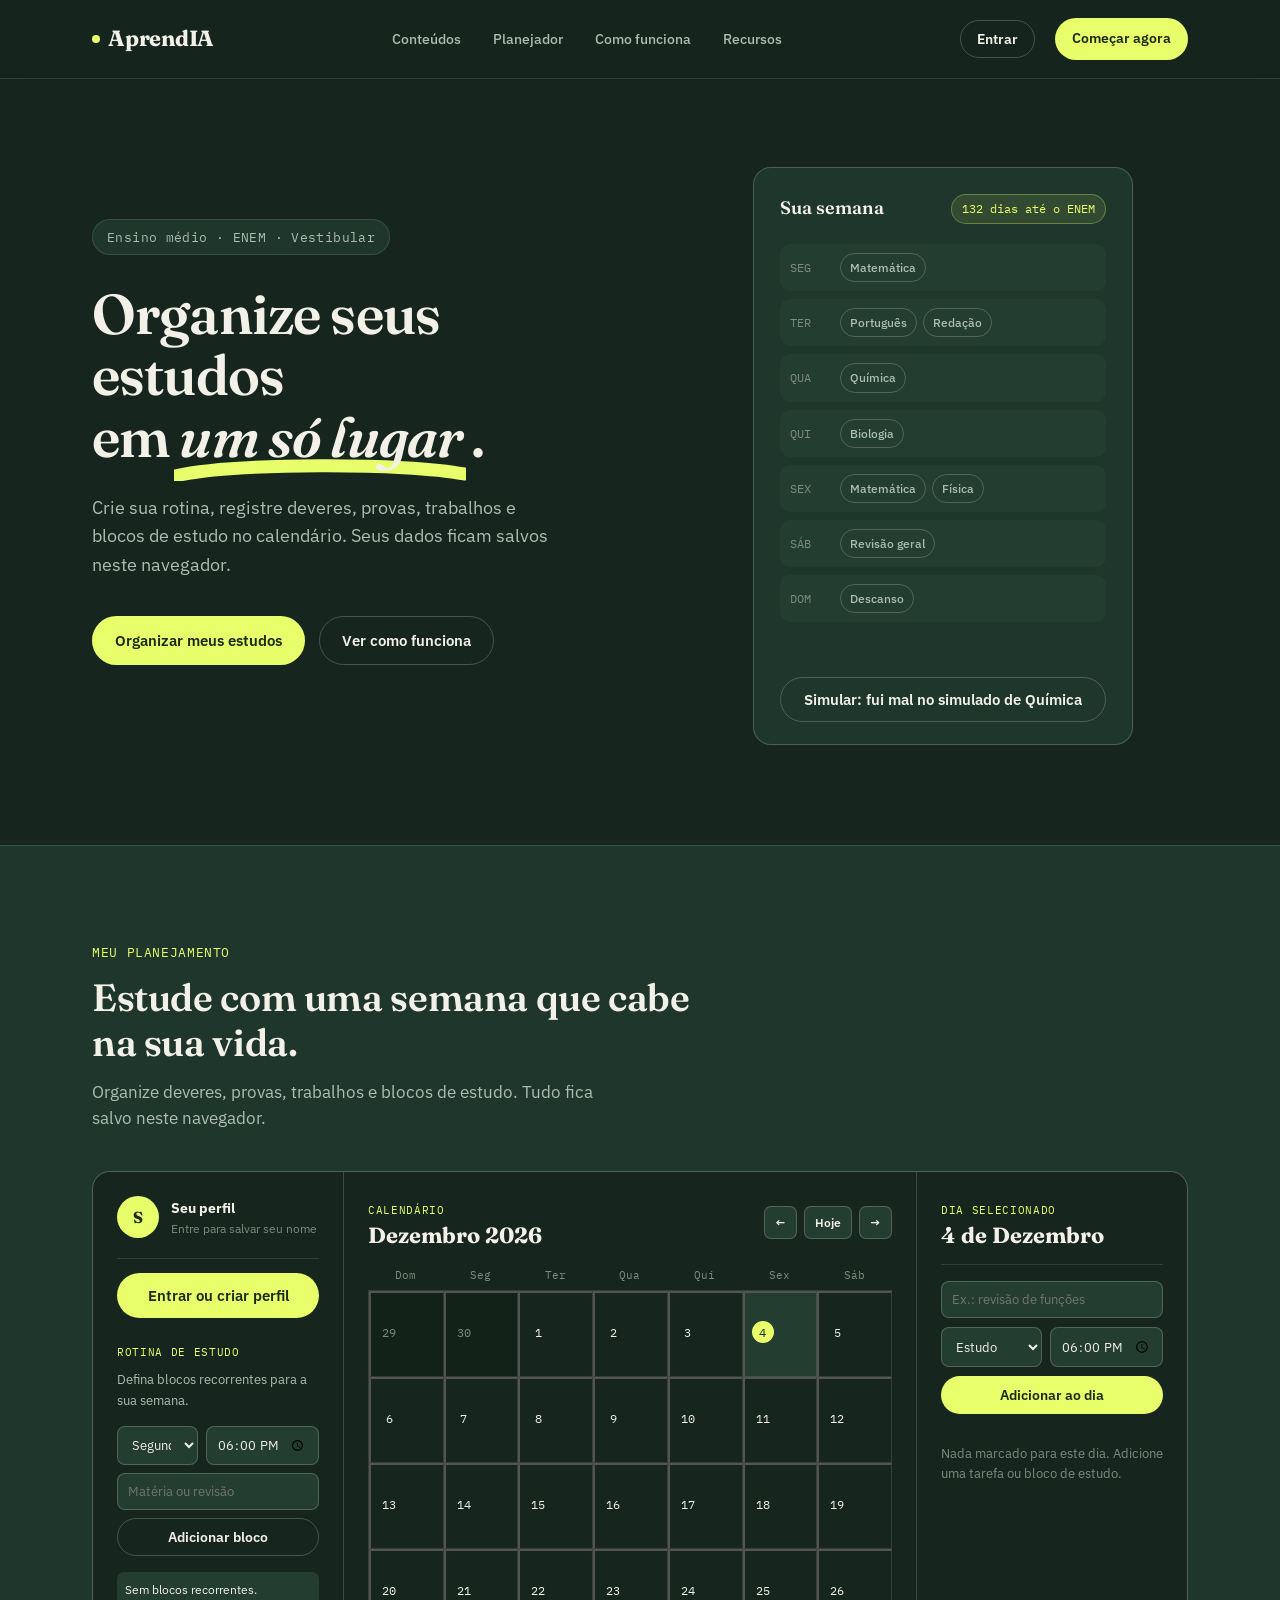
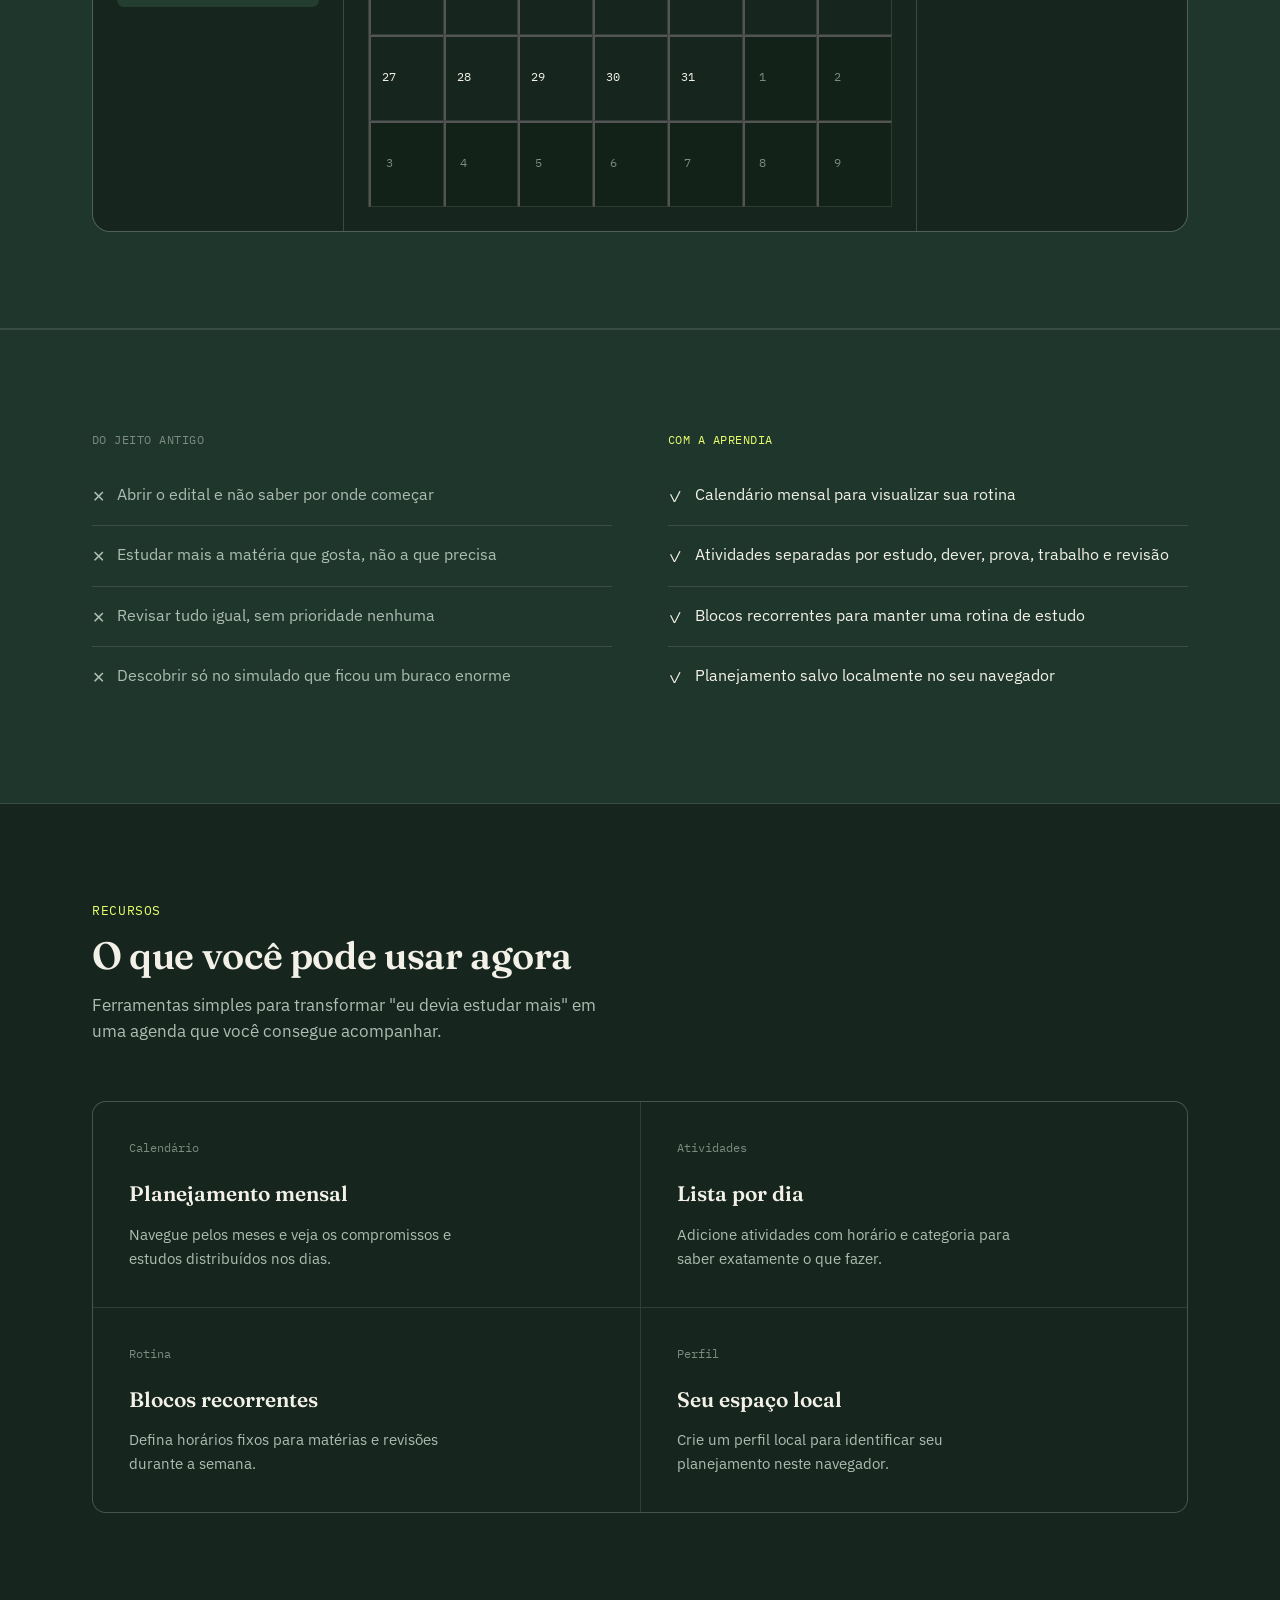
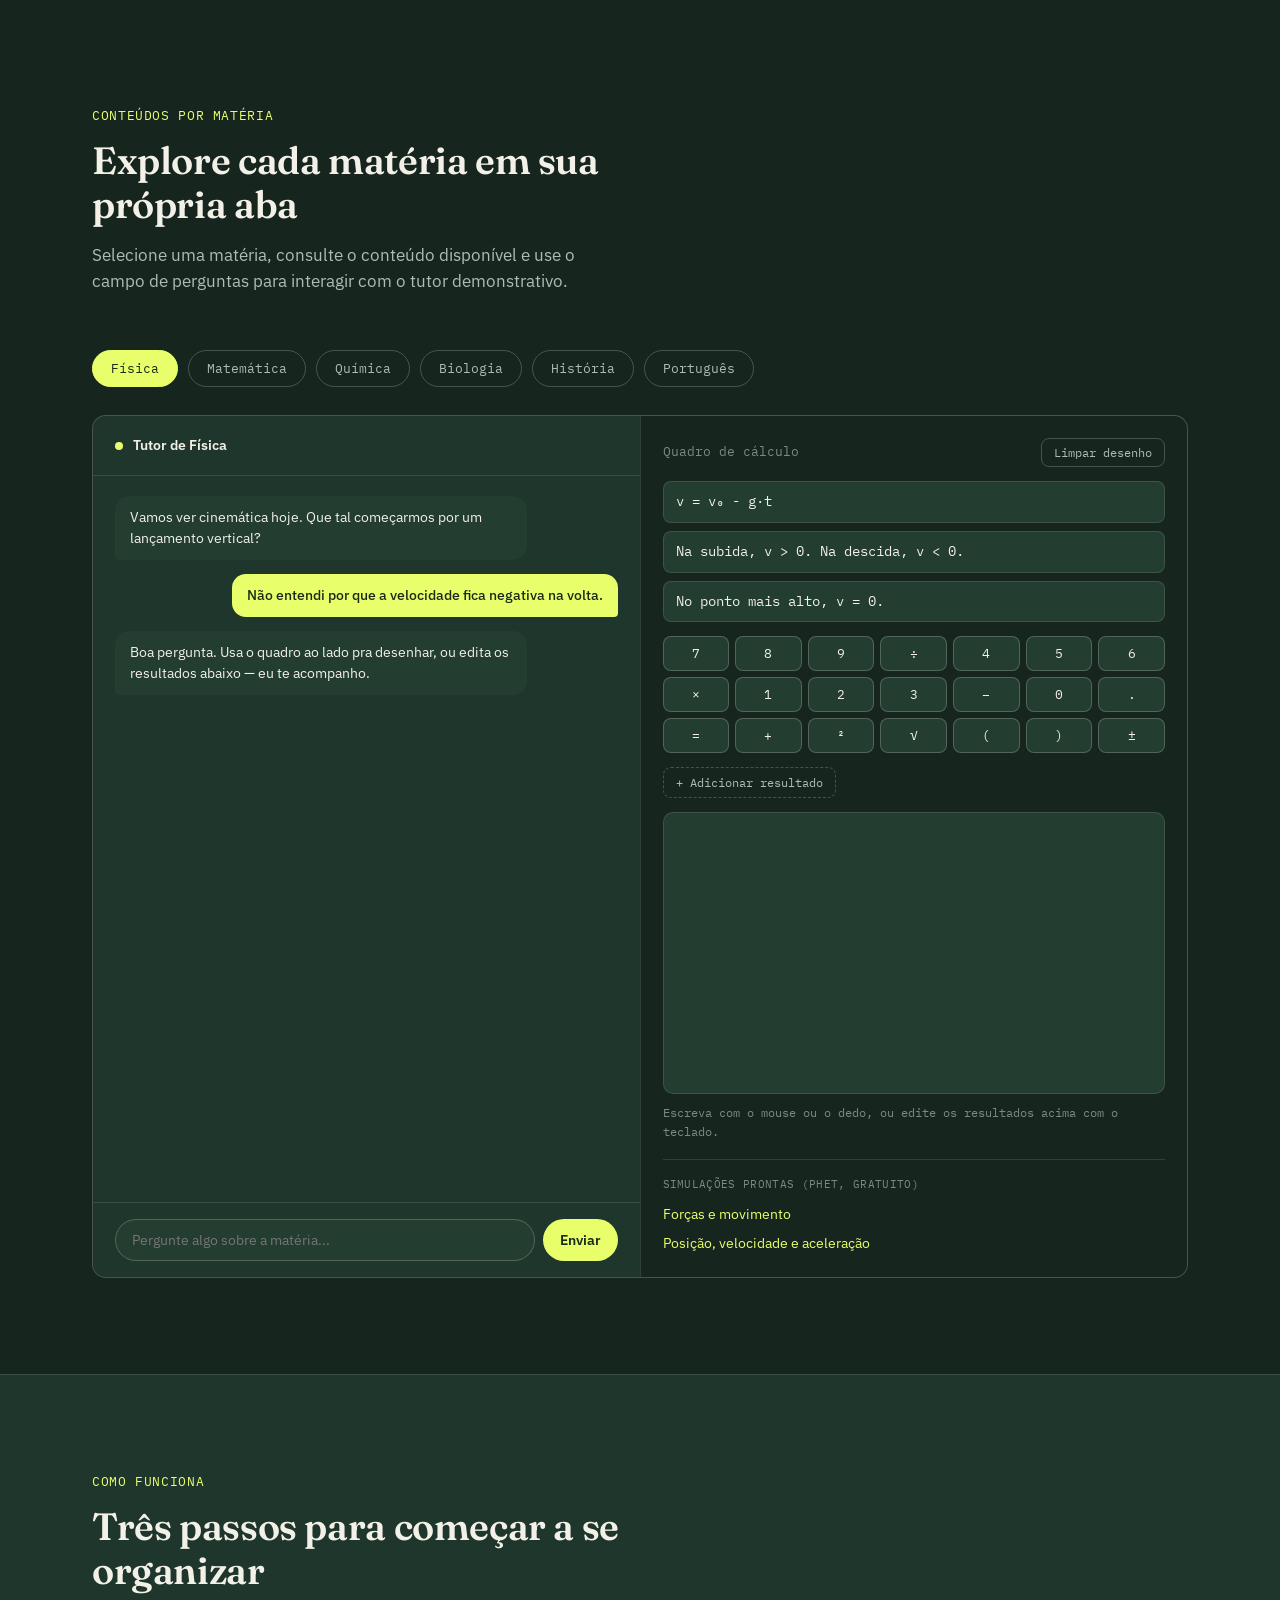
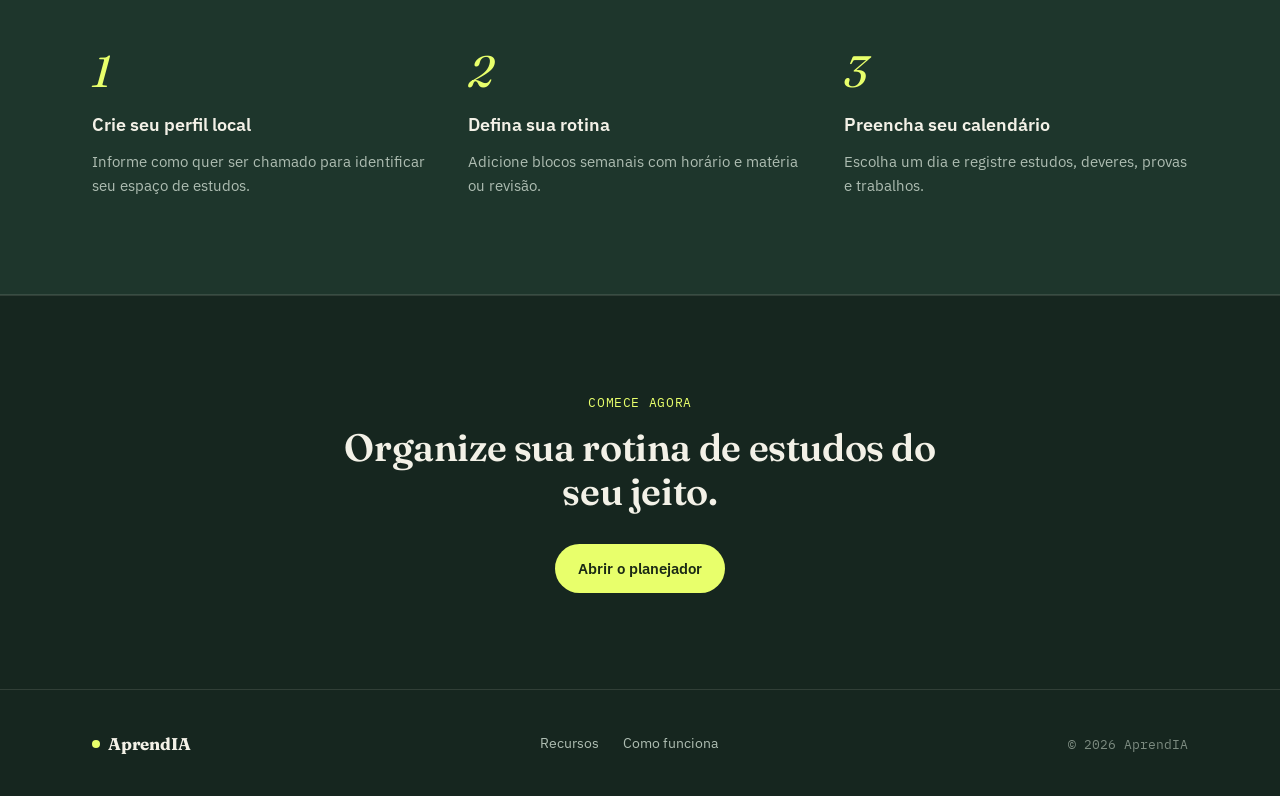
<file: index.html>
<!DOCTYPE html>
<html lang="pt-BR">
<head>
<meta charset="UTF-8">
<meta name="viewport" content="width=device-width, initial-scale=1.0">
<title>AprendIA — Organize seus estudos</title>
<link rel="preconnect" href="https://fonts.googleapis.com">
<link rel="preconnect" href="https://fonts.gstatic.com" crossorigin>
<link href="https://fonts.googleapis.com/css2?family=Fraunces:opsz,wght@9..144,500;9..144,600;9..144,700;9..144,900&family=IBM+Plex+Sans:wght@400;500;600;700&family=IBM+Plex+Mono:wght@400;500&display=swap" rel="stylesheet">
  <link rel="stylesheet" href="AprendIA.css">
</head>
<body>
 
<header>
  <div class="nav">
    <div class="logo"><span class="dot"></span>AprendIA</div>
    <nav class="nav-links">
      <a href="#produto">Conteúdos</a>
      <a href="#planejador">Planejador</a>
      <a href="#como-funciona">Como funciona</a>
      <a href="#recursos">Recursos</a>
    </nav>
    <div class="nav-cta">
      <button type="button" class="btn btn-ghost btn-sm" id="loginBtn">Entrar</button>
      <a href="#planejador" class="btn btn-primary btn-sm">Começar agora</a>
    </div>
  </div>
</header>
 
<main>
  <section class="hero">
    <div class="wrap hero-grid">
      <div>
        <div class="eyebrow">Ensino médio · ENEM · Vestibular</div>
        <h1>Organize seus estudos<br>em <span class="mark">um só lugar
          <svg viewBox="0 0 300 24" preserveAspectRatio="none" aria-hidden="true">
            <path d="M2,18 C60,4 240,4 298,16" stroke="#E8FF6B" stroke-width="14" fill="none" stroke-linecap="round"/>
          </svg>
        </span>.</h1>
        <p class="lead">Crie sua rotina, registre deveres, provas, trabalhos e blocos de estudo no calendário. Seus dados ficam salvos neste navegador.</p>
        <div class="hero-actions">
          <a href="#planejador" class="btn btn-primary">Organizar meus estudos</a>
          <a href="#como-funciona" class="btn btn-ghost">Ver como funciona</a>
        </div>
      </div>
 
      <div class="demo">
        <div class="plan-card">
          <div class="plan-top">
            <span class="plan-title">Sua semana</span>
            <span class="countdown">132 dias até o ENEM</span>
          </div>
          <div class="plan-rows" id="planRows"></div>
          <div class="plan-note" id="planNote">&nbsp;</div>
          <button class="btn btn-ghost" id="simBtn">Simular: fui mal no simulado de Química</button>
        </div>
      </div>
    </div>
  </section>
 
  <section class="planner-section" id="planejador">
    <div class="wrap">
      <div class="section-head planner-heading">
        <div class="kicker">Meu planejamento</div>
        <h2>Estude com uma semana que cabe na sua vida.</h2>
        <p>Organize deveres, provas, trabalhos e blocos de estudo. Tudo fica salvo neste navegador.</p>
      </div>
      <div class="planner-app">
        <aside class="planner-sidebar">
          <div class="profile-card" id="profileCard"><span class="profile-avatar" id="profileAvatar">R</span><div><strong id="profileName">Seu perfil</strong><span id="profileStatus">Entre para salvar seu nome</span></div></div>
          <button class="btn btn-primary planner-login" type="button" id="plannerLoginBtn">Entrar ou criar perfil</button>
          <div class="routine-box">
            <div class="planner-label">Rotina de estudo</div><p>Defina blocos recorrentes para a sua semana.</p>
            <form id="routineForm" class="compact-form">
              <select id="routineDay" aria-label="Dia da semana"><option value="1">Segunda</option><option value="2">Terça</option><option value="3">Quarta</option><option value="4">Quinta</option><option value="5">Sexta</option><option value="6">Sábado</option><option value="0">Domingo</option></select>
              <input id="routineTime" type="time" value="18:00" aria-label="Horário"><input id="routineSubject" maxlength="40" placeholder="Matéria ou revisão" aria-label="Matéria"><button class="btn btn-ghost btn-sm" type="submit">Adicionar bloco</button>
            </form><ul class="routine-list" id="routineList" aria-live="polite"></ul>
          </div>
        </aside>
        <div class="calendar-area">
          <div class="calendar-toolbar"><div><span class="planner-label">Calendário</span><h3 id="calendarTitle">Mês</h3></div><div class="calendar-actions"><button class="icon-btn" id="previousMonth" type="button" aria-label="Mês anterior">←</button><button class="today-btn" id="todayBtn" type="button">Hoje</button><button class="icon-btn" id="nextMonth" type="button" aria-label="Próximo mês">→</button></div></div>
          <div class="weekdays" aria-hidden="true"><span>Dom</span><span>Seg</span><span>Ter</span><span>Qua</span><span>Qui</span><span>Sex</span><span>Sáb</span></div><div class="calendar-grid" id="calendarGrid" aria-label="Calendário de estudos"></div>
        </div>
        <aside class="task-panel">
          <div class="task-panel-heading"><span class="planner-label">Dia selecionado</span><h3 id="selectedDateLabel">Escolha um dia</h3></div>
          <form id="taskForm" class="task-form"><input id="taskTitle" maxlength="80" placeholder="Ex.: revisão de funções" required aria-label="Título da atividade"><div class="task-form-row"><select id="taskType" aria-label="Tipo"><option value="Estudo">Estudo</option><option value="Dever">Dever</option><option value="Prova">Prova</option><option value="Trabalho">Trabalho</option><option value="Revisão">Revisão</option></select><input id="taskTime" type="time" value="18:00" aria-label="Horário"></div><button class="btn btn-primary btn-sm" type="submit">Adicionar ao dia</button></form>
          <div class="task-list" id="taskList" aria-live="polite"></div>
        </aside>
      </div>
    </div>
  </section>
  <section class="problem">
    <div class="wrap problem-grid">
      <div class="problem-col old">
        <span class="label">Do jeito antigo</span>
        <ul>
          <li><span class="ico">✕</span>Abrir o edital e não saber por onde começar</li>
          <li><span class="ico">✕</span>Estudar mais a matéria que gosta, não a que precisa</li>
          <li><span class="ico">✕</span>Revisar tudo igual, sem prioridade nenhuma</li>
          <li><span class="ico">✕</span>Descobrir só no simulado que ficou um buraco enorme</li>
        </ul>
      </div>
      <div class="problem-col new">
        <span class="label">Com a AprendIA</span>
        <ul>
          <li><span class="ico">✓</span>Calendário mensal para visualizar sua rotina</li>
          <li><span class="ico">✓</span>Atividades separadas por estudo, dever, prova, trabalho e revisão</li>
          <li><span class="ico">✓</span>Blocos recorrentes para manter uma rotina de estudo</li>
          <li><span class="ico">✓</span>Planejamento salvo localmente no seu navegador</li>
        </ul>
      </div>
    </div>
  </section>
 
  <section id="recursos">
    <div class="wrap">
      <div class="section-head">
        <div class="kicker">Recursos</div>
        <h2>O que você pode usar agora</h2>
        <p>Ferramentas simples para transformar "eu devia estudar mais" em uma agenda que você consegue acompanhar.</p>
      </div>
      <div class="features-grid">
        <div class="feature">
          <div class="fnum">Calendário</div>
          <h3>Planejamento mensal</h3>
          <p>Navegue pelos meses e veja os compromissos e estudos distribuídos nos dias.</p>
        </div>
        <div class="feature">
          <div class="fnum">Atividades</div>
          <h3>Lista por dia</h3>
          <p>Adicione atividades com horário e categoria para saber exatamente o que fazer.</p>
        </div>
        <div class="feature">
          <div class="fnum">Rotina</div>
          <h3>Blocos recorrentes</h3>
          <p>Defina horários fixos para matérias e revisões durante a semana.</p>
        </div>
        <div class="feature">
          <div class="fnum">Perfil</div>
          <h3>Seu espaço local</h3>
          <p>Crie um perfil local para identificar seu planejamento neste navegador.</p>
        </div>
      </div>
    </div>
  </section>
 
  <section id="produto">
    <div class="wrap">
      <div class="section-head">
        <div class="kicker">Conteúdos por matéria</div>
        <h2>Explore cada matéria em sua própria aba</h2>
        <p>Selecione uma matéria, consulte o conteúdo disponível e use o campo de perguntas para interagir com o tutor demonstrativo.</p>
      </div>
 
      <div class="subject-tabs" role="tablist" aria-label="Escolher matéria">
        <button class="stab active" data-subject="fisica" role="tab" aria-selected="true">Física</button>
        <button class="stab" data-subject="matematica" role="tab" aria-selected="false">Matemática</button>
        <button class="stab" data-subject="quimica" role="tab" aria-selected="false">Química</button>
        <button class="stab" data-subject="biologia" role="tab" aria-selected="false">Biologia</button>
        <button class="stab" data-subject="historia" role="tab" aria-selected="false">História</button>
        <button class="stab" data-subject="portugues" role="tab" aria-selected="false">Português</button>
      </div>
 
      <div class="product-panel">
        <div class="chat-mock">
          <div class="chat-head"><span class="chat-dot"></span><span id="chatSubjectLabel">Tutor de Física</span></div>
          <div class="chat-body" id="chatBody"></div>
          <div class="chat-input">
            <form id="chatForm" style="display:flex; gap:8px;">
              <input type="text" id="chatInput" placeholder="Pergunte algo sobre a matéria..." autocomplete="off">
              <button type="submit" class="btn btn-primary btn-sm">Enviar</button>
            </form>
          </div>
        </div>
 
        <div class="tool-panel" id="toolPanel"></div>
      </div>
    </div>
  </section>
 
  <section class="how" id="como-funciona">
    <div class="wrap">
      <div class="section-head">
        <div class="kicker">Como funciona</div>
        <h2>Três passos para começar a se organizar</h2>
      </div>
      <div class="how-steps">
        <div class="step">
          <div class="num">1</div>
          <h3>Crie seu perfil local</h3>
          <p>Informe como quer ser chamado para identificar seu espaço de estudos.</p>
        </div>
        <div class="step">
          <div class="num">2</div>
          <h3>Defina sua rotina</h3>
          <p>Adicione blocos semanais com horário e matéria ou revisão.</p>
        </div>
        <div class="step">
          <div class="num">3</div>
          <h3>Preencha seu calendário</h3>
          <p>Escolha um dia e registre estudos, deveres, provas e trabalhos.</p>
        </div>
      </div>
    </div>
  </section>
 
 
  <section class="cta-final">
    <div class="wrap">
      <div class="kicker" style="text-align:center;">Comece agora</div>
      <h2>Organize sua rotina de estudos do seu jeito.</h2>
      <a href="#planejador" class="btn btn-primary">Abrir o planejador</a>
    </div>
  </section>
</main>
 
<footer>
  <div class="wrap foot-row">
    <div class="logo"><span class="dot"></span>AprendIA</div>
    <nav class="fnav">
      <a href="#recursos">Recursos</a>
      <a href="#como-funciona">Como funciona</a>
    </nav>
    <div class="copy">© 2026 AprendIA</div>
  </div>
</footer>
 

 

 
  <div class="modal-backdrop" id="profileModal" hidden>
    <div class="profile-modal" role="dialog" aria-modal="true" aria-labelledby="profileModalTitle">
      <button class="modal-close" type="button" id="closeModal" aria-label="Fechar">×</button><div class="kicker">Seu espaço</div><h2 id="profileModalTitle">Crie seu perfil local</h2><p>Seu nome e seu planejamento ficam guardados apenas neste navegador.</p>
      <form id="profileForm"><label for="profileNameInput">Como podemos te chamar?</label><input id="profileNameInput" maxlength="40" placeholder="Seu nome" required autocomplete="name"><button class="btn btn-primary" type="submit">Salvar e continuar</button></form>
    </div>
  </div>
  <script src="AprendIA.js" defer></script>
</body>
</html>
</file>
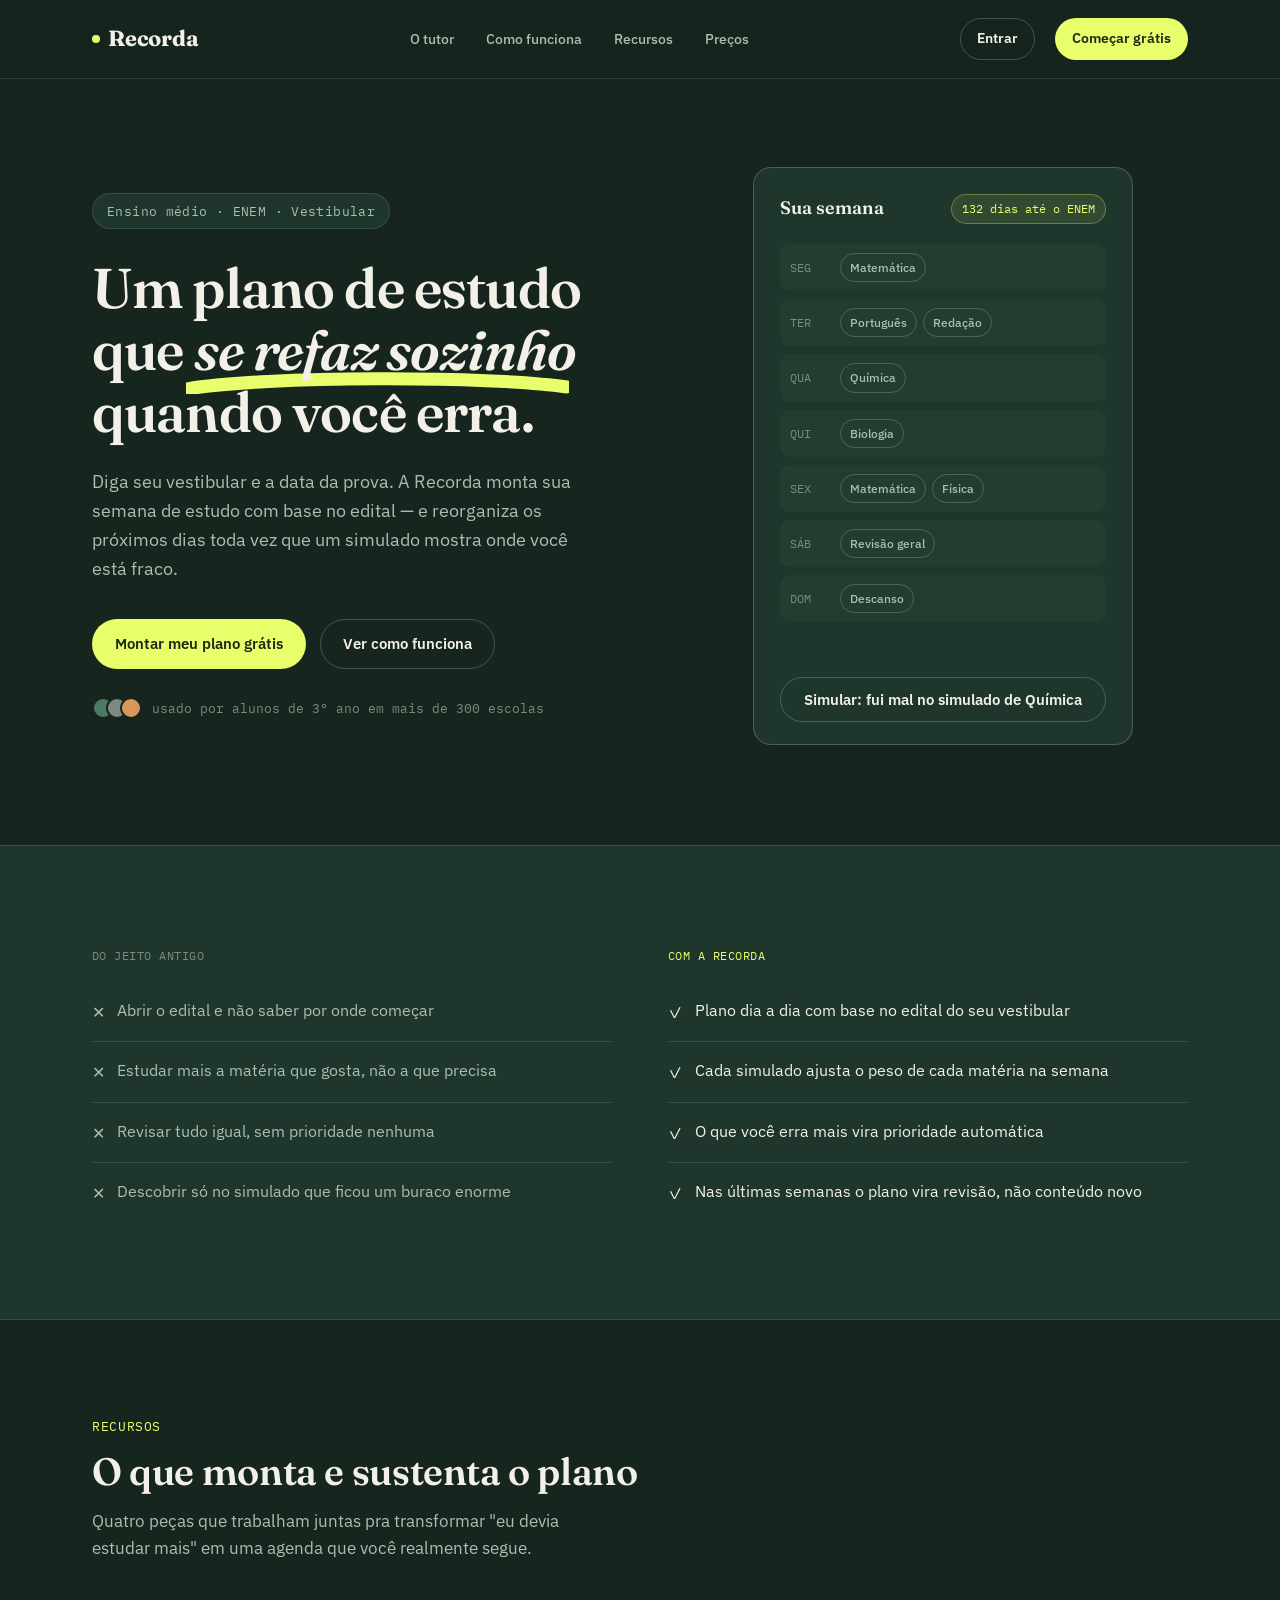
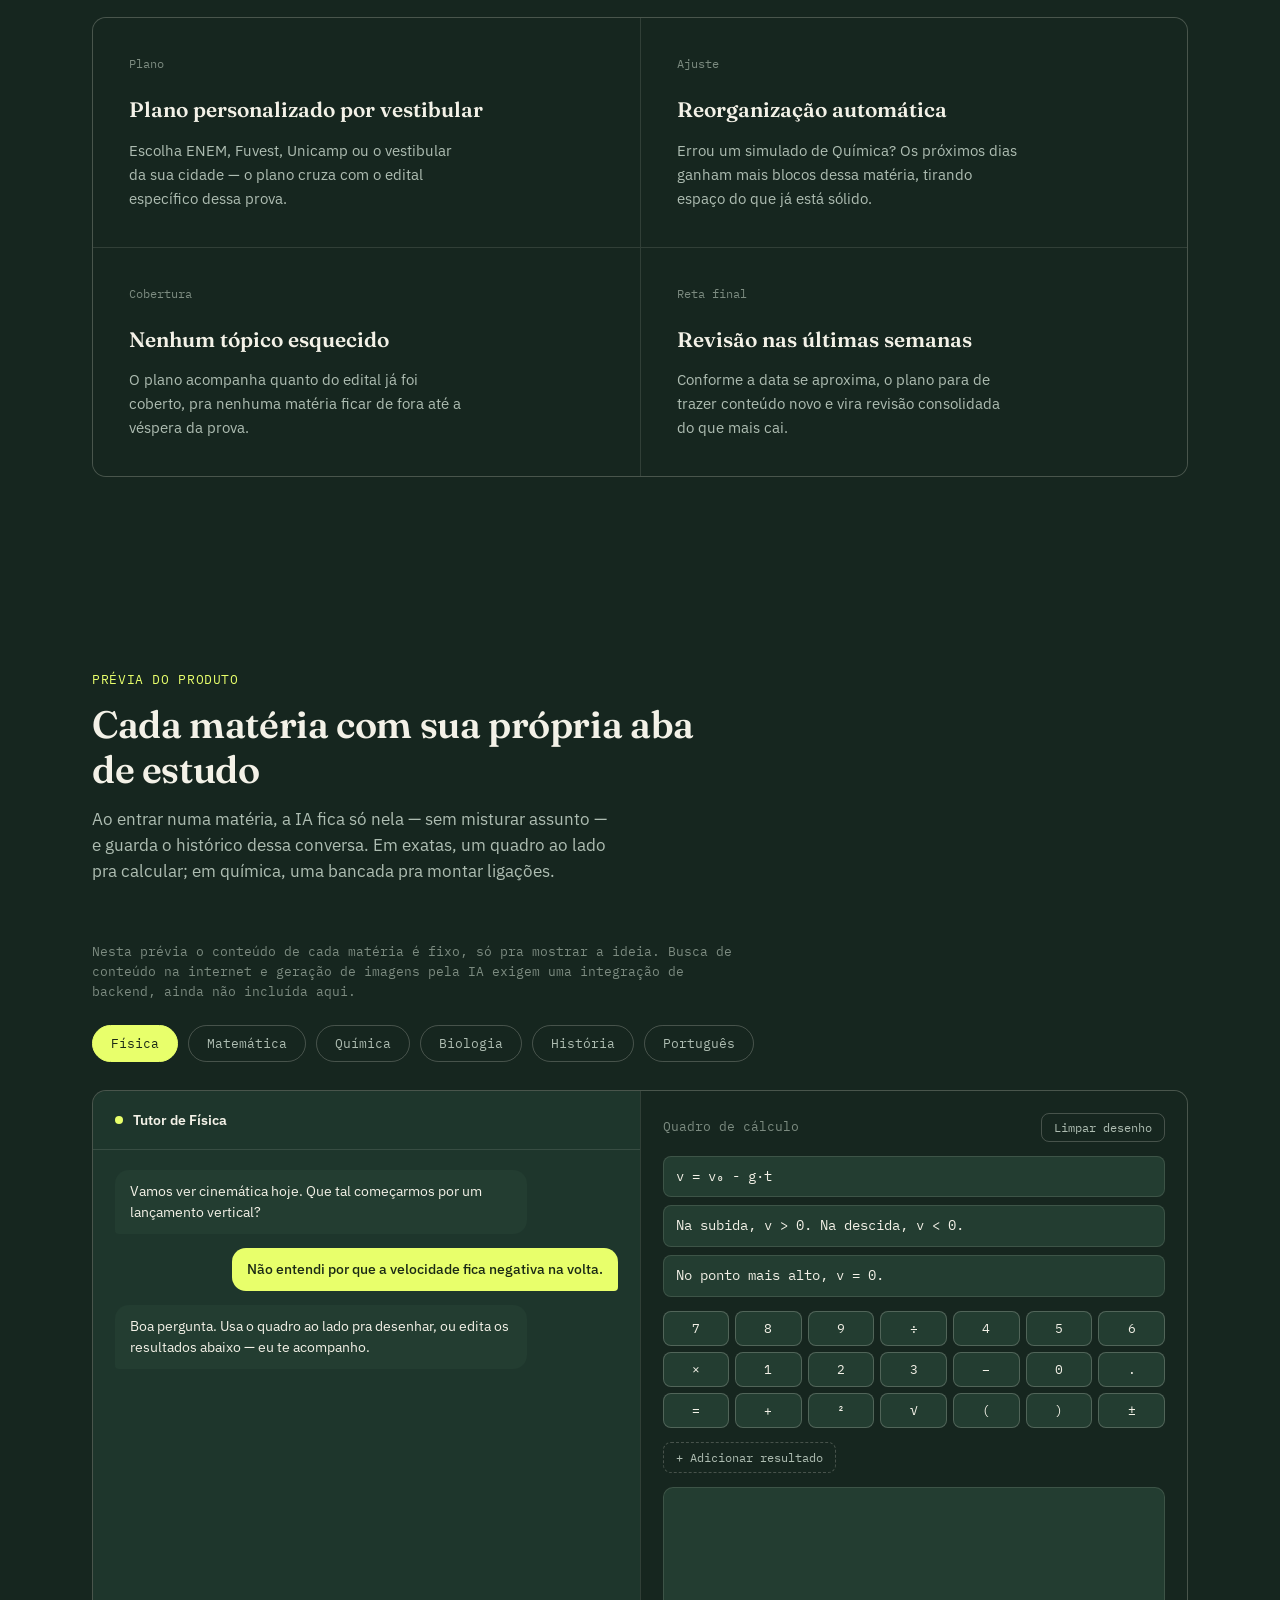
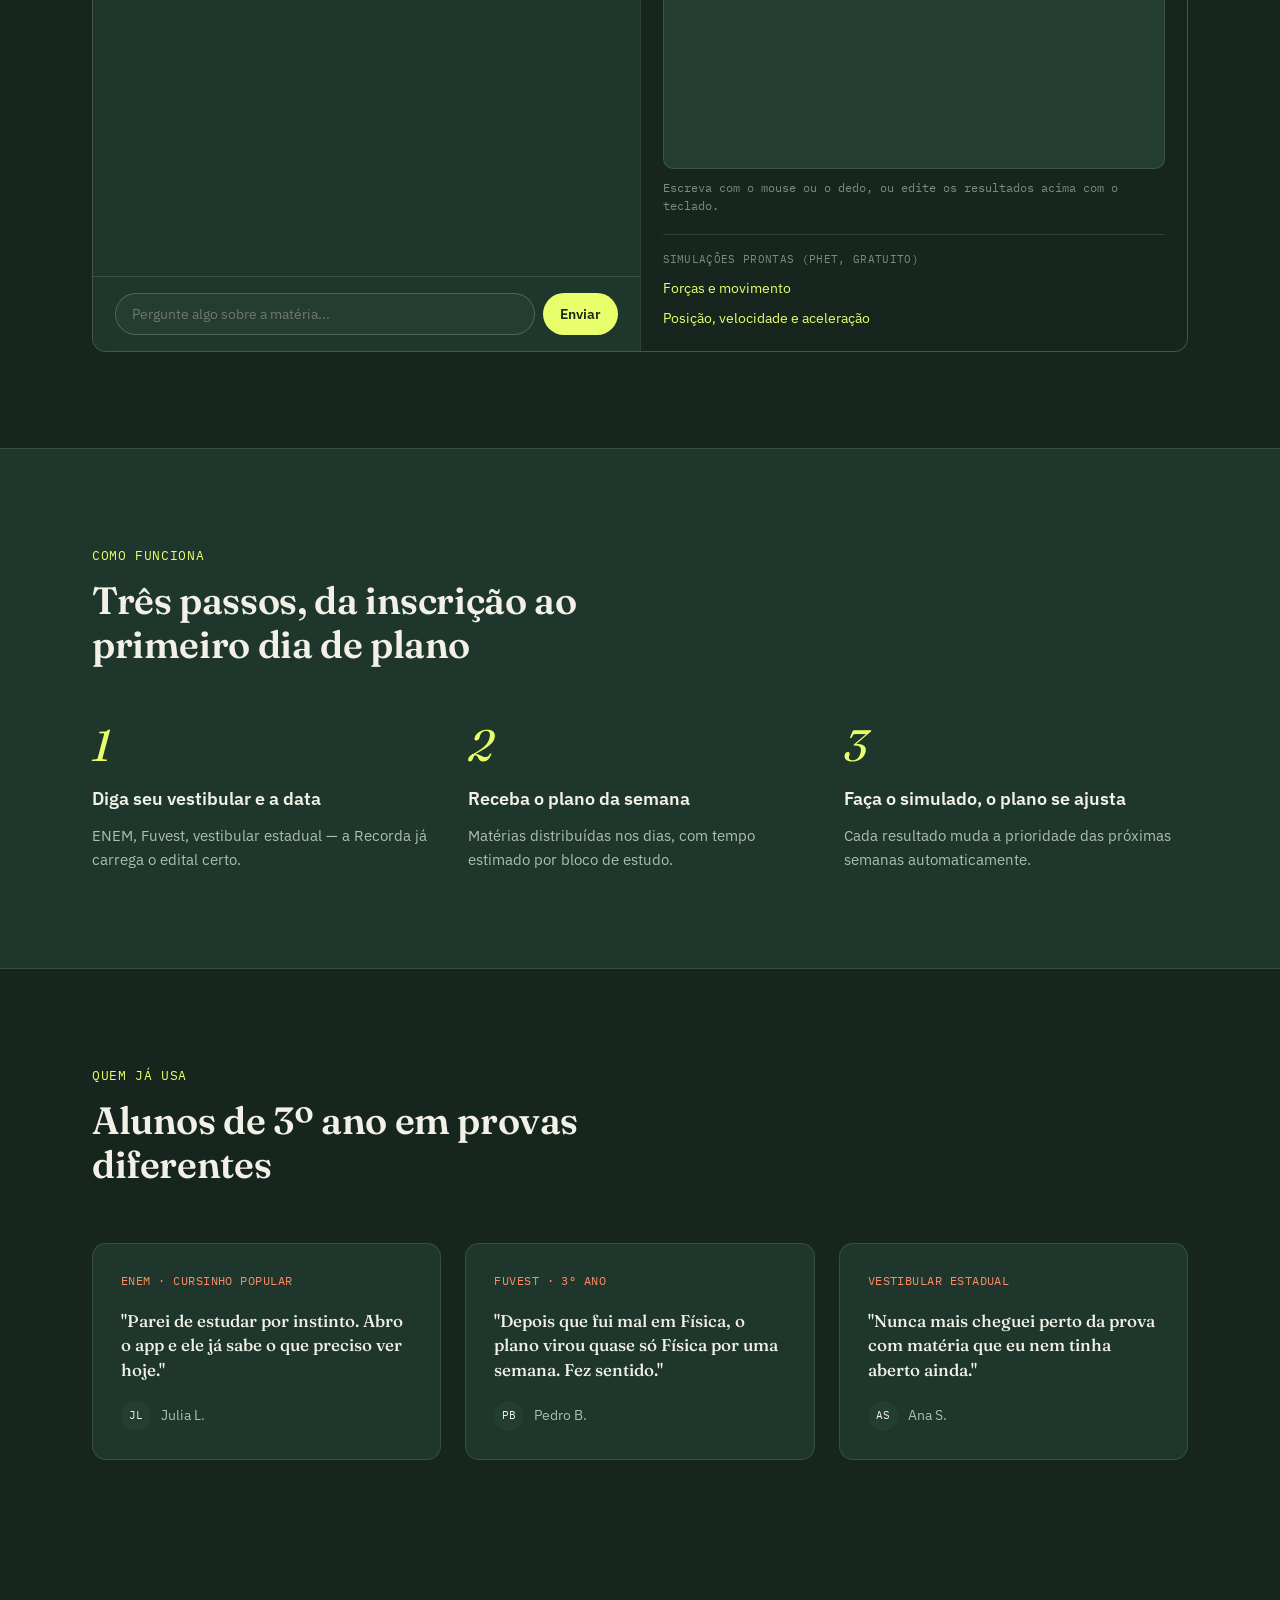
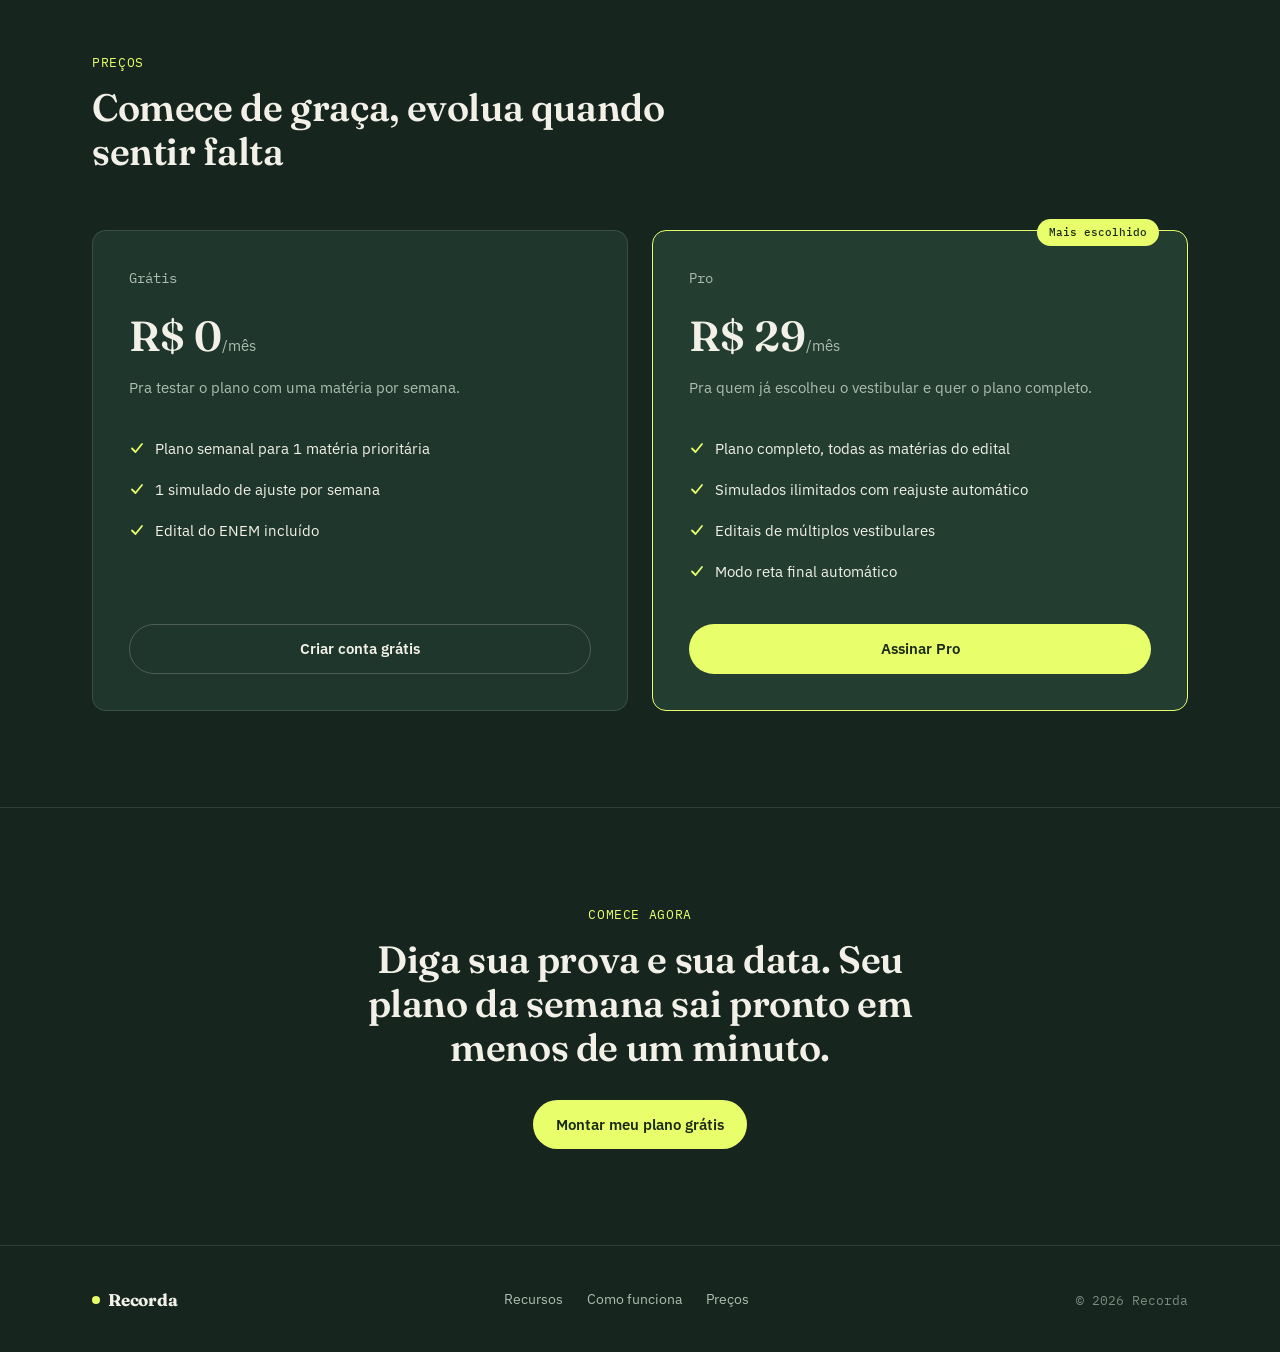
<file: AprendIA.html>
<!DOCTYPE html>
<html lang="pt-BR">
<head>
<meta charset="UTF-8">
<meta name="viewport" content="width=device-width, initial-scale=1.0">
<title>Recorda — Plano de estudo que se refaz sozinho pro seu vestibular</title>
<link rel="preconnect" href="https://fonts.googleapis.com">
<link rel="preconnect" href="https://fonts.gstatic.com" crossorigin>
<link href="https://fonts.googleapis.com/css2?family=Fraunces:opsz,wght@9..144,500;9..144,600;9..144,700;9..144,900&family=IBM+Plex+Sans:wght@400;500;600;700&family=IBM+Plex+Mono:wght@400;500&display=swap" rel="stylesheet">
  <link rel="stylesheet" href="AprendIA.css">
</head>
<body>
 
<header>
  <div class="nav">
    <div class="logo"><span class="dot"></span>Recorda</div>
    <nav class="nav-links">
      <a href="#produto">O tutor</a>
      <a href="#como-funciona">Como funciona</a>
      <a href="#recursos">Recursos</a>
      <a href="#precos">Preços</a>
    </nav>
    <div class="nav-cta">
      <a href="#" class="btn btn-ghost btn-sm">Entrar</a>
      <a href="#precos" class="btn btn-primary btn-sm">Começar grátis</a>
    </div>
  </div>
</header>
 
<main>
  <section class="hero">
    <div class="wrap hero-grid">
      <div>
        <div class="eyebrow">Ensino médio · ENEM · Vestibular</div>
        <h1>Um plano de estudo<br>que <span class="mark">se refaz sozinho
          <svg viewBox="0 0 300 24" preserveAspectRatio="none" aria-hidden="true">
            <path d="M2,18 C60,4 240,4 298,16" stroke="#E8FF6B" stroke-width="14" fill="none" stroke-linecap="round"/>
          </svg>
        </span> quando você erra.</h1>
        <p class="lead">Diga seu vestibular e a data da prova. A Recorda monta sua semana de estudo com base no edital — e reorganiza os próximos dias toda vez que um simulado mostra onde você está fraco.</p>
        <div class="hero-actions">
          <a href="#precos" class="btn btn-primary">Montar meu plano grátis</a>
          <a href="#como-funciona" class="btn btn-ghost">Ver como funciona</a>
        </div>
        <div class="proof-line">
          <span class="avatars">
            <span style="background:#4A7A63"></span>
            <span style="background:#7C8B80"></span>
            <span style="background:#D8965F"></span>
          </span>
          usado por alunos de 3º ano em mais de 300 escolas
        </div>
      </div>
 
      <div class="demo">
        <div class="plan-card">
          <div class="plan-top">
            <span class="plan-title">Sua semana</span>
            <span class="countdown">132 dias até o ENEM</span>
          </div>
          <div class="plan-rows" id="planRows"></div>
          <div class="plan-note" id="planNote">&nbsp;</div>
          <button class="btn btn-ghost" id="simBtn">Simular: fui mal no simulado de Química</button>
        </div>
      </div>
    </div>
  </section>
 
  <section class="problem">
    <div class="wrap problem-grid">
      <div class="problem-col old">
        <span class="label">Do jeito antigo</span>
        <ul>
          <li><span class="ico">✕</span>Abrir o edital e não saber por onde começar</li>
          <li><span class="ico">✕</span>Estudar mais a matéria que gosta, não a que precisa</li>
          <li><span class="ico">✕</span>Revisar tudo igual, sem prioridade nenhuma</li>
          <li><span class="ico">✕</span>Descobrir só no simulado que ficou um buraco enorme</li>
        </ul>
      </div>
      <div class="problem-col new">
        <span class="label">Com a Recorda</span>
        <ul>
          <li><span class="ico">✓</span>Plano dia a dia com base no edital do seu vestibular</li>
          <li><span class="ico">✓</span>Cada simulado ajusta o peso de cada matéria na semana</li>
          <li><span class="ico">✓</span>O que você erra mais vira prioridade automática</li>
          <li><span class="ico">✓</span>Nas últimas semanas o plano vira revisão, não conteúdo novo</li>
        </ul>
      </div>
    </div>
  </section>
 
  <section id="recursos">
    <div class="wrap">
      <div class="section-head">
        <div class="kicker">Recursos</div>
        <h2>O que monta e sustenta o plano</h2>
        <p>Quatro peças que trabalham juntas pra transformar "eu devia estudar mais" em uma agenda que você realmente segue.</p>
      </div>
      <div class="features-grid">
        <div class="feature">
          <div class="fnum">Plano</div>
          <h3>Plano personalizado por vestibular</h3>
          <p>Escolha ENEM, Fuvest, Unicamp ou o vestibular da sua cidade — o plano cruza com o edital específico dessa prova.</p>
        </div>
        <div class="feature">
          <div class="fnum">Ajuste</div>
          <h3>Reorganização automática</h3>
          <p>Errou um simulado de Química? Os próximos dias ganham mais blocos dessa matéria, tirando espaço do que já está sólido.</p>
        </div>
        <div class="feature">
          <div class="fnum">Cobertura</div>
          <h3>Nenhum tópico esquecido</h3>
          <p>O plano acompanha quanto do edital já foi coberto, pra nenhuma matéria ficar de fora até a véspera da prova.</p>
        </div>
        <div class="feature">
          <div class="fnum">Reta final</div>
          <h3>Revisão nas últimas semanas</h3>
          <p>Conforme a data se aproxima, o plano para de trazer conteúdo novo e vira revisão consolidada do que mais cai.</p>
        </div>
      </div>
    </div>
  </section>
 
  <section id="produto">
    <div class="wrap">
      <div class="section-head">
        <div class="kicker">Prévia do produto</div>
        <h2>Cada matéria com sua própria aba de estudo</h2>
        <p>Ao entrar numa matéria, a IA fica só nela — sem misturar assunto — e guarda o histórico dessa conversa. Em exatas, um quadro ao lado pra calcular; em química, uma bancada pra montar ligações.</p>
      </div>
 
      <div class="section-head" style="margin-bottom:24px;">
        <p style="font-family:var(--font-mono); font-size:12.5px; color:var(--ink-faint); max-width:640px;">Nesta prévia o conteúdo de cada matéria é fixo, só pra mostrar a ideia. Busca de conteúdo na internet e geração de imagens pela IA exigem uma integração de backend, ainda não incluída aqui.</p>
      </div>
 
      <div class="subject-tabs" role="tablist" aria-label="Escolher matéria">
        <button class="stab active" data-subject="fisica" role="tab" aria-selected="true">Física</button>
        <button class="stab" data-subject="matematica" role="tab" aria-selected="false">Matemática</button>
        <button class="stab" data-subject="quimica" role="tab" aria-selected="false">Química</button>
        <button class="stab" data-subject="biologia" role="tab" aria-selected="false">Biologia</button>
        <button class="stab" data-subject="historia" role="tab" aria-selected="false">História</button>
        <button class="stab" data-subject="portugues" role="tab" aria-selected="false">Português</button>
      </div>
 
      <div class="product-panel">
        <div class="chat-mock">
          <div class="chat-head"><span class="chat-dot"></span><span id="chatSubjectLabel">Tutor de Física</span></div>
          <div class="chat-body" id="chatBody"></div>
          <div class="chat-input">
            <form id="chatForm" style="display:flex; gap:8px;">
              <input type="text" id="chatInput" placeholder="Pergunte algo sobre a matéria..." autocomplete="off">
              <button type="submit" class="btn btn-primary btn-sm">Enviar</button>
            </form>
          </div>
        </div>
 
        <div class="tool-panel" id="toolPanel"></div>
      </div>
    </div>
  </section>
 
  <section class="how" id="como-funciona">
    <div class="wrap">
      <div class="section-head">
        <div class="kicker">Como funciona</div>
        <h2>Três passos, da inscrição ao primeiro dia de plano</h2>
      </div>
      <div class="how-steps">
        <div class="step">
          <div class="num">1</div>
          <h3>Diga seu vestibular e a data</h3>
          <p>ENEM, Fuvest, vestibular estadual — a Recorda já carrega o edital certo.</p>
        </div>
        <div class="step">
          <div class="num">2</div>
          <h3>Receba o plano da semana</h3>
          <p>Matérias distribuídas nos dias, com tempo estimado por bloco de estudo.</p>
        </div>
        <div class="step">
          <div class="num">3</div>
          <h3>Faça o simulado, o plano se ajusta</h3>
          <p>Cada resultado muda a prioridade das próximas semanas automaticamente.</p>
        </div>
      </div>
    </div>
  </section>
 
  <section>
    <div class="wrap">
      <div class="section-head">
        <div class="kicker">Quem já usa</div>
        <h2>Alunos de 3º ano em provas diferentes</h2>
      </div>
      <div class="testi-grid">
        <div class="testi">
          <span class="subj">ENEM · cursinho popular</span>
          <p class="quote">"Parei de estudar por instinto. Abro o app e ele já sabe o que preciso ver hoje."</p>
          <div class="who"><span class="av">JL</span>Julia L.</div>
        </div>
        <div class="testi">
          <span class="subj">Fuvest · 3º ano</span>
          <p class="quote">"Depois que fui mal em Física, o plano virou quase só Física por uma semana. Fez sentido."</p>
          <div class="who"><span class="av">PB</span>Pedro B.</div>
        </div>
        <div class="testi">
          <span class="subj">Vestibular estadual</span>
          <p class="quote">"Nunca mais cheguei perto da prova com matéria que eu nem tinha aberto ainda."</p>
          <div class="who"><span class="av">AS</span>Ana S.</div>
        </div>
      </div>
    </div>
  </section>
 
  <section id="precos">
    <div class="wrap">
      <div class="section-head">
        <div class="kicker">Preços</div>
        <h2>Comece de graça, evolua quando sentir falta</h2>
      </div>
      <div class="pricing-grid">
        <div class="plan-tier">
          <div class="pname">Grátis</div>
          <div class="price">R$ 0<span>/mês</span></div>
          <p class="pdesc">Pra testar o plano com uma matéria por semana.</p>
          <ul>
            <li><svg width="16" height="16" viewBox="0 0 16 16" fill="none"><path d="M3 8.5L6.5 12L13 4" stroke="#E8FF6B" stroke-width="1.8" stroke-linecap="round" stroke-linejoin="round"/></svg>Plano semanal para 1 matéria prioritária</li>
            <li><svg width="16" height="16" viewBox="0 0 16 16" fill="none"><path d="M3 8.5L6.5 12L13 4" stroke="#E8FF6B" stroke-width="1.8" stroke-linecap="round" stroke-linejoin="round"/></svg>1 simulado de ajuste por semana</li>
            <li><svg width="16" height="16" viewBox="0 0 16 16" fill="none"><path d="M3 8.5L6.5 12L13 4" stroke="#E8FF6B" stroke-width="1.8" stroke-linecap="round" stroke-linejoin="round"/></svg>Edital do ENEM incluído</li>
          </ul>
          <a href="#" class="btn btn-ghost">Criar conta grátis</a>
        </div>
        <div class="plan-tier featured">
          <span class="badge">Mais escolhido</span>
          <div class="pname">Pro</div>
          <div class="price">R$ 29<span>/mês</span></div>
          <p class="pdesc">Pra quem já escolheu o vestibular e quer o plano completo.</p>
          <ul>
            <li><svg width="16" height="16" viewBox="0 0 16 16" fill="none"><path d="M3 8.5L6.5 12L13 4" stroke="#E8FF6B" stroke-width="1.8" stroke-linecap="round" stroke-linejoin="round"/></svg>Plano completo, todas as matérias do edital</li>
            <li><svg width="16" height="16" viewBox="0 0 16 16" fill="none"><path d="M3 8.5L6.5 12L13 4" stroke="#E8FF6B" stroke-width="1.8" stroke-linecap="round" stroke-linejoin="round"/></svg>Simulados ilimitados com reajuste automático</li>
            <li><svg width="16" height="16" viewBox="0 0 16 16" fill="none"><path d="M3 8.5L6.5 12L13 4" stroke="#E8FF6B" stroke-width="1.8" stroke-linecap="round" stroke-linejoin="round"/></svg>Editais de múltiplos vestibulares</li>
            <li><svg width="16" height="16" viewBox="0 0 16 16" fill="none"><path d="M3 8.5L6.5 12L13 4" stroke="#E8FF6B" stroke-width="1.8" stroke-linecap="round" stroke-linejoin="round"/></svg>Modo reta final automático</li>
          </ul>
          <a href="#" class="btn btn-primary">Assinar Pro</a>
        </div>
      </div>
    </div>
  </section>
 
  <section class="cta-final">
    <div class="wrap">
      <div class="kicker" style="text-align:center;">Comece agora</div>
      <h2>Diga sua prova e sua data. Seu plano da semana sai pronto em menos de um minuto.</h2>
      <a href="#" class="btn btn-primary">Montar meu plano grátis</a>
    </div>
  </section>
</main>
 
<footer>
  <div class="wrap foot-row">
    <div class="logo"><span class="dot"></span>Recorda</div>
    <nav class="fnav">
      <a href="#recursos">Recursos</a>
      <a href="#como-funciona">Como funciona</a>
      <a href="#precos">Preços</a>
    </nav>
    <div class="copy">© 2026 Recorda</div>
  </div>
</footer>
 

 

 
  <script src="AprendIA.js" defer></script>
</body>
</html>
</file>
<file: AprendIA.css>
:root{
    --bg:#16261F;
    --bg-panel:#1E362C;
    --bg-panel-2:#233D31;
    --ink:#F3F1E7;
    --ink-muted:#AEBDB2;
    --ink-faint:#7C8B80;
    --highlight:#E8FF6B;
    --highlight-ink:#1B2A15;
    --coral:#FF8B66;
    --atom-n:#7FB3C9;
    --line:rgba(243,241,231,0.12);
    --line-strong:rgba(243,241,231,0.22);
    --radius:14px;
    --font-display:'Fraunces', serif;
    --font-body:'IBM Plex Sans', sans-serif;
    --font-mono:'IBM Plex Mono', monospace;
  }
  *{box-sizing:border-box; margin:0; padding:0;}
  html{scroll-behavior:smooth;}
  body{background:var(--bg); color:var(--ink); font-family:var(--font-body); line-height:1.6; -webkit-font-smoothing:antialiased;}
  ::selection{ background:var(--highlight); color:var(--highlight-ink); }
  a{color:inherit; text-decoration:none;}
  img,svg{display:block; max-width:100%;}
  .wrap{max-width:1160px; margin:0 auto; padding:0 32px;}
  :focus-visible{outline:2px solid var(--highlight); outline-offset:3px;}
 
  header{position:sticky; top:0; z-index:50; background:rgba(22,38,31,0.85); backdrop-filter:blur(10px); border-bottom:1px solid var(--line);}
  .nav{display:flex; align-items:center; justify-content:space-between; padding:18px 32px; max-width:1160px; margin:0 auto;}
  .logo{font-family:var(--font-display); font-weight:700; font-size:22px; letter-spacing:-0.01em; display:flex; align-items:center; gap:8px;}
  .logo .dot{width:8px; height:8px; border-radius:50%; background:var(--highlight); display:inline-block;}
  .nav-links{ display:flex; gap:32px; align-items:center; }
  .nav-links a{font-size:14px; color:var(--ink-muted); font-weight:500; transition:color .15s ease;}
  .nav-links a:hover{ color:var(--ink); }
  .nav-cta{ display:flex; align-items:center; gap:20px; }
 
  .btn{display:inline-flex; align-items:center; justify-content:center; gap:8px; padding:12px 22px; border-radius:999px; font-family:var(--font-body); font-weight:600; font-size:14.5px; cursor:pointer; border:1px solid transparent; transition:transform .15s ease, background .15s ease, border-color .15s ease; white-space:nowrap;}
  .btn:active{ transform:scale(0.97); }
  .btn-primary{background:var(--highlight); color:var(--highlight-ink);}
  .btn-primary:hover{ background:#f2ff8f; }
  .btn-ghost{background:transparent; color:var(--ink); border-color:var(--line-strong);}
  .btn-ghost:hover{ border-color:var(--ink-muted); }
  .btn-sm{ padding:9px 16px; font-size:13.5px; }
 
  .hero{padding:88px 0 100px; position:relative; overflow:hidden;}
  .hero-grid{display:grid; grid-template-columns:1.05fr 0.95fr; gap:64px; align-items:center;}
  .eyebrow{display:inline-flex; align-items:center; gap:10px; font-family:var(--font-mono); font-size:12.5px; letter-spacing:0.03em; color:var(--ink-muted); background:var(--bg-panel); border:1px solid var(--line); padding:7px 14px; border-radius:999px; margin-bottom:28px;}
  h1{font-family:var(--font-display); font-weight:600; font-size:clamp(36px, 4.4vw, 56px); line-height:1.1; letter-spacing:-0.015em; color:var(--ink); margin-bottom:26px;}
  .mark{position:relative; white-space:nowrap; font-style:italic; font-weight:600;}
  .mark svg{position:absolute; left:-2%; bottom:-0.18em; width:104%; height:0.4em; z-index:-1;}
  .hero p.lead{font-size:18px; color:var(--ink-muted); max-width:480px; margin-bottom:36px;}
  .hero-actions{ display:flex; gap:14px; align-items:center; flex-wrap:wrap; margin-bottom:28px; }
  .proof-line{font-family:var(--font-mono); font-size:12.5px; color:var(--ink-faint); display:flex; align-items:center; gap:10px;}
  .proof-line .avatars{ display:flex; }
  .proof-line .avatars span{width:22px; height:22px; border-radius:50%; border:2px solid var(--bg); margin-left:-8px; display:inline-block;}
  .proof-line .avatars span:first-child{ margin-left:0; }
 
  /* ---------- PLAN DEMO ---------- */
  .demo{position:relative; display:flex; align-items:center; justify-content:center;}
  .plan-card{width:100%; max-width:380px; background:var(--bg-panel); border:1px solid var(--line-strong); border-radius:18px; padding:26px 26px 22px;}
  .plan-top{display:flex; align-items:center; justify-content:space-between; margin-bottom:20px;}
  .plan-title{font-family:var(--font-display); font-size:18px; font-weight:600;}
  .countdown{font-family:var(--font-mono); font-size:11.5px; color:var(--highlight); background:rgba(232,255,107,0.1); border:1px solid rgba(232,255,107,0.3); padding:5px 10px; border-radius:999px;}
  .plan-rows{ display:flex; flex-direction:column; gap:8px; margin-bottom:20px; }
  .plan-row{display:grid; grid-template-columns:38px 1fr; gap:12px; align-items:center; padding:9px 10px; border-radius:10px; background:var(--bg-panel-2); transition:background .3s ease;}
  .plan-row .day{font-family:var(--font-mono); font-size:12px; color:var(--ink-faint); text-transform:uppercase;}
  .plan-row .chips{display:flex; gap:6px; flex-wrap:wrap;}
  .chip{font-size:12px; padding:4px 9px; border-radius:999px; border:1px solid var(--line-strong); color:var(--ink-muted); font-weight:500; transition:all .3s ease;}
  .chip.priority{border-color:var(--coral); color:#FFC9B3; background:rgba(255,139,102,0.12);}
  .plan-row.changed{ background:rgba(232,255,107,0.06); }
  .plan-note{font-family:var(--font-mono); font-size:12px; color:var(--ink-faint); min-height:18px; margin-bottom:16px; transition:opacity .2s ease;}
  .plan-note.show{ color:var(--highlight); }
  .plan-card .btn{ width:100%; }
 
  section{ padding:96px 0; }
  .section-head{ max-width:640px; margin-bottom:56px; }
  .kicker{font-family:var(--font-mono); font-size:12.5px; letter-spacing:0.05em; text-transform:uppercase; color:var(--highlight); margin-bottom:14px;}
  h2{font-family:var(--font-display); font-weight:600; font-size:clamp(28px, 3.2vw, 38px); line-height:1.16; letter-spacing:-0.01em;}
  .section-head p{color:var(--ink-muted); font-size:16.5px; margin-top:14px; max-width:520px;}
 
  .problem{ border-top:1px solid var(--line); border-bottom:1px solid var(--line); background:var(--bg-panel); }
  .problem-grid{ display:grid; grid-template-columns:1fr 1fr; gap:56px; }
  .problem-col .label{font-family:var(--font-mono); font-size:12px; letter-spacing:0.04em; text-transform:uppercase; margin-bottom:16px; display:inline-block;}
  .problem-col.old .label{ color:var(--ink-faint); }
  .problem-col.new .label{ color:var(--highlight); }
  .problem-col ul{ list-style:none; }
  .problem-col li{padding:16px 0; border-bottom:1px solid var(--line); font-size:16px; display:flex; gap:12px; color:var(--ink-muted);}
  .problem-col.new li{ color:var(--ink); }
  .problem-col li:last-child{ border-bottom:none; }
  .problem-col li .ico{ flex-shrink:0; margin-top:2px; }
 
  .features-grid{display:grid; grid-template-columns:repeat(2, 1fr); gap:1px; background:var(--line); border:1px solid var(--line); border-radius:var(--radius); overflow:hidden;}
  .feature{background:var(--bg); padding:36px;}
  .feature .fnum{font-family:var(--font-mono); font-size:12px; color:var(--ink-faint); margin-bottom:20px;}
  .feature h3{font-family:var(--font-display); font-size:21px; font-weight:600; margin-bottom:12px;}
  .feature p{color:var(--ink-muted); font-size:15px; max-width:340px;}
 
  /* ---------- PRODUCT PREVIEW ---------- */
  .subject-tabs{ display:flex; gap:10px; margin-bottom:28px; flex-wrap:wrap; }
  .stab{
    font-family:var(--font-mono); font-size:13px; padding:9px 18px; border-radius:999px;
    border:1px solid var(--line-strong); background:transparent; color:var(--ink-muted);
    cursor:pointer; transition:all .15s ease;
  }
  .stab:hover{ border-color:var(--ink-muted); color:var(--ink); }
  .stab.active{ background:var(--highlight); color:var(--highlight-ink); border-color:var(--highlight); }
 
  .product-panel{
    display:grid; grid-template-columns:1fr 1fr; gap:1px;
    background:var(--line); border:1px solid var(--line); border-radius:var(--radius); overflow:hidden;
    min-height:420px;
  }
  .chat-mock{ background:var(--bg-panel); display:flex; flex-direction:column; }
  .chat-head{
    display:flex; align-items:center; gap:10px; padding:18px 22px;
    border-bottom:1px solid var(--line); font-size:14px; font-weight:600;
  }
  .chat-dot{ width:8px; height:8px; border-radius:50%; background:var(--highlight); }
  .chat-body{ flex-grow:1; padding:20px 22px; display:flex; flex-direction:column; gap:14px; overflow-y:auto; }
  .bubble{ max-width:82%; padding:11px 15px; border-radius:14px; font-size:14px; line-height:1.5; }
  .bubble.ai{ background:var(--bg-panel-2); align-self:flex-start; border-bottom-left-radius:4px; }
  .bubble.user{ background:var(--highlight); color:var(--highlight-ink); align-self:flex-end; border-bottom-right-radius:4px; font-weight:500; }
  .chat-input{ padding:16px 22px; border-top:1px solid var(--line); }
  .chat-input input{
    flex-grow:1; background:var(--bg-panel-2); border:1px solid var(--line-strong); border-radius:999px;
    padding:11px 16px; font-family:var(--font-body); font-size:13.5px; color:var(--ink);
  }
  .chat-input input:focus{ border-color:var(--highlight); outline:none; }
  .bubble.pending{ color:var(--ink-faint); font-style:italic; }
  .tool-panel{ background:var(--bg); padding:22px; display:flex; flex-direction:column; }
  .tool-head{ display:flex; align-items:center; justify-content:space-between; margin-bottom:14px; }
  .tool-head span.t{ font-size:13px; font-family:var(--font-mono); color:var(--ink-faint); }
  .tool-head button{
    font-family:var(--font-mono); font-size:12px; color:var(--ink-muted); background:transparent;
    border:1px solid var(--line-strong); border-radius:8px; padding:6px 12px; cursor:pointer;
  }
  .tool-head button:hover{ border-color:var(--ink-muted); color:var(--ink); }
  #scratchCanvas{
    width:100%; flex-grow:1; min-height:280px; background:var(--bg-panel-2); border-radius:10px;
    border:1px solid var(--line); cursor:crosshair; touch-action:none;
  }
  .scratch-hint{ font-family:var(--font-mono); font-size:11.5px; color:var(--ink-faint); margin-top:10px; }
  .calc-results{ display:flex; flex-direction:column; gap:8px; margin-bottom:14px; }
  .calc-line{
    background:var(--bg-panel-2); border:1px solid var(--line); border-radius:8px; padding:9px 12px;
    font-family:var(--font-mono); font-size:13.5px; color:var(--ink); outline:none;
  }
  .calc-line:focus{ border-color:var(--highlight); }
  .add-line-btn{
    align-self:flex-start; font-family:var(--font-mono); font-size:12px; color:var(--ink-muted);
    background:transparent; border:1px dashed var(--line-strong); border-radius:8px; padding:7px 12px; cursor:pointer;
  }
  .add-line-btn:hover{ color:var(--ink); border-color:var(--ink-muted); }
  .keypad{ display:grid; grid-template-columns:repeat(7, 1fr); gap:6px; margin-bottom:14px; }
  .key-btn{
    font-family:var(--font-mono); font-size:13px; padding:8px 0; border-radius:8px;
    border:1px solid var(--line-strong); background:var(--bg-panel-2); color:var(--ink);
    cursor:pointer; transition:border-color .15s ease;
  }
  .key-btn:hover{ border-color:var(--highlight); }
  .sim-links{
    margin-top:18px; padding-top:16px; border-top:1px solid var(--line);
    display:flex; flex-direction:column; gap:8px;
  }
  .sim-label{ font-family:var(--font-mono); font-size:11px; color:var(--ink-faint); text-transform:uppercase; letter-spacing:0.03em; margin-bottom:2px; }
  .sim-links a{
    font-size:13.5px; color:var(--highlight); display:inline-flex; align-items:center; gap:6px; width:fit-content;
  }
  .sim-links a:hover{ text-decoration:underline; }
  .notes-panel{
    flex-grow:1; background:var(--bg-panel-2); border:1px solid var(--line); border-radius:10px;
    padding:14px 16px; font-size:14px; line-height:1.6; outline:none; min-height:280px;
  }
  .notes-panel:focus{ border-color:var(--highlight); }
  .notes-hint{ font-family:var(--font-mono); font-size:11.5px; color:var(--ink-faint); margin-top:10px; }
  .tool-head-actions{ display:flex; gap:8px; }
  .atom-palette{ display:flex; gap:8px; margin-bottom:16px; flex-wrap:wrap; }
  .atom-btn{
    font-family:var(--font-mono); font-weight:600; font-size:13px; width:38px; height:38px; border-radius:50%;
    border:1.5px solid var(--line-strong); background:transparent; cursor:pointer; color:var(--ink);
  }
  .atom-btn[data-atom="H"]{ border-color:var(--ink-muted); }
  .atom-btn[data-atom="O"]{ border-color:var(--coral); color:var(--coral); }
  .atom-btn[data-atom="C"]{ border-color:var(--highlight); color:var(--highlight); }
  .atom-btn[data-atom="N"]{ border-color:var(--atom-n); color:var(--atom-n); }
  .palette-info{ font-family:var(--font-mono); font-size:12px; color:var(--ink-faint); margin-bottom:16px; min-height:16px; }
  .bond-atoms{ position:relative; width:100%; height:100%; z-index:2; }
  .atom-wrap{
    position:absolute; display:flex; flex-direction:column; align-items:center; gap:5px;
    transform:translate(-50%,-50%); cursor:grab; touch-action:none;
  }
  .atom-wrap.dragging{ cursor:grabbing; z-index:10; }
  .atom-label{ font-family:var(--font-mono); font-size:10px; color:var(--ink-faint); white-space:nowrap; }
  .bond-count{
    position:absolute; bottom:-3px; right:-3px; background:var(--bg); border:1px solid var(--line-strong);
    border-radius:999px; font-size:9px; font-family:var(--font-mono); padding:1px 4px; color:var(--ink-muted); line-height:1.3;
  }
  .bond-workspace{
    position:relative; flex-grow:1; min-height:230px; background:var(--bg-panel-2); border-radius:10px;
    border:1px solid var(--line); overflow:hidden;
  }
  .bond-svg{ position:absolute; inset:0; z-index:1; }
  .mol3d{ position:relative; width:100%; height:100%; cursor:grab; }
  .mol3d.dragging{ cursor:grabbing; }
  .mol3d-svg{ position:absolute; inset:0; z-index:1; }
  .mol3d-atom{
    position:absolute; border-radius:50%; display:flex; align-items:center; justify-content:center;
    font-family:var(--font-mono); font-weight:700; color:var(--highlight-ink); transform:translate(-50%,-50%);
    z-index:2; pointer-events:none;
  }
  .mol3d-empty{
    position:absolute; inset:0; display:flex; align-items:center; justify-content:center;
    font-family:var(--font-mono); font-size:12.5px; color:var(--ink-faint); text-align:center; padding:20px;
  }
  .atom-node{ position:relative;
    width:42px; height:42px; border-radius:50%; display:flex; align-items:center; justify-content:center;
    font-family:var(--font-mono); font-weight:700; font-size:14px; cursor:pointer; background:var(--bg);
    border:2px solid var(--ink-muted); transition:transform .15s ease, box-shadow .15s ease; user-select:none;
  }
  .atom-node.selected{ box-shadow:0 0 0 3px rgba(232,255,107,0.35); transform:scale(1.08); }
  .atom-node[data-type="H"]{ border-color:var(--ink-muted); color:var(--ink); }
  .atom-node[data-type="O"]{ border-color:var(--coral); color:var(--coral); }
  .atom-node[data-type="C"]{ border-color:var(--highlight); color:var(--highlight); }
  .atom-node[data-type="N"]{ border-color:var(--atom-n); color:var(--atom-n); }
  .bond-hint{ font-family:var(--font-mono); font-size:11.5px; color:var(--ink-faint); margin-top:10px; }
 
  @media (max-width:880px){
    .product-panel{ grid-template-columns:1fr; }
  }
 
  .how{ background:var(--bg-panel); border-top:1px solid var(--line); border-bottom:1px solid var(--line); }
  .how-steps{ display:grid; grid-template-columns:repeat(3, 1fr); gap:32px; }
  .step .num{font-family:var(--font-display); font-style:italic; font-size:44px; color:var(--highlight); margin-bottom:18px; line-height:1;}
  .step h3{font-size:18px; font-weight:600; margin-bottom:10px; font-family:var(--font-body);}
  .step p{ color:var(--ink-muted); font-size:15px; }
 
  .testi-grid{ display:grid; grid-template-columns:repeat(3, 1fr); gap:24px; }
  .testi{background:var(--bg-panel); border:1px solid var(--line); border-radius:var(--radius); padding:28px; display:flex; flex-direction:column; gap:18px;}
  .testi .subj{font-family:var(--font-mono); font-size:11.5px; text-transform:uppercase; letter-spacing:0.04em; color:var(--coral);}
  .testi p.quote{font-family:var(--font-display); font-size:17px; font-weight:500; line-height:1.45;}
  .testi .who{display:flex; align-items:center; gap:10px; margin-top:auto; font-size:13.5px; color:var(--ink-muted);}
  .testi .who .av{width:30px; height:30px; border-radius:50%; background:var(--bg-panel-2); display:flex; align-items:center; justify-content:center; font-family:var(--font-mono); font-size:11px; color:var(--ink);}
 
  .pricing-grid{ display:grid; grid-template-columns:1fr 1fr; gap:24px; }
  .plan-tier{border:1px solid var(--line); border-radius:var(--radius); padding:36px; background:var(--bg-panel); display:flex; flex-direction:column;}
  .plan-tier.featured{border-color:var(--highlight); background:var(--bg-panel-2); position:relative;}
  .plan-tier .badge{position:absolute; top:-12px; right:28px; background:var(--highlight); color:var(--highlight-ink); font-family:var(--font-mono); font-size:11px; font-weight:500; padding:5px 12px; border-radius:999px;}
  .plan-tier .pname{ font-size:14px; color:var(--ink-muted); font-family:var(--font-mono); margin-bottom:14px;}
  .plan-tier .price{font-family:var(--font-display); font-size:42px; font-weight:600; margin-bottom:6px;}
  .plan-tier .price span{ font-size:15px; color:var(--ink-muted); font-family:var(--font-body); font-weight:400;}
  .plan-tier .pdesc{ color:var(--ink-muted); font-size:14.5px; margin-bottom:28px; }
  .plan-tier ul{ list-style:none; margin-bottom:32px; flex-grow:1; }
  .plan-tier li{display:flex; gap:10px; align-items:flex-start; padding:9px 0; font-size:14.5px; color:var(--ink);}
  .plan-tier li svg{ flex-shrink:0; margin-top:3px; }
 
  .cta-final{ text-align:center; border-top:1px solid var(--line); }
  .cta-final h2{ max-width:600px; margin:0 auto 30px; }
  .cta-final .btn{ margin:0 auto; }
 
  footer{ border-top:1px solid var(--line); padding:40px 0; }
  .foot-row{display:flex; align-items:center; justify-content:space-between; flex-wrap:wrap; gap:16px;}
  .foot-row .logo{ font-size:17px; }
  footer .fnav{ display:flex; gap:24px; }
  footer .fnav a{ font-size:13.5px; color:var(--ink-muted); }
  footer .fnav a:hover{ color:var(--ink); }
  footer .copy{ font-size:12.5px; color:var(--ink-faint); font-family:var(--font-mono); }
 
  @media (max-width:880px){
    .hero-grid{ grid-template-columns:1fr; gap:56px; }
    .demo{ order:-1; }
    .problem-grid{ grid-template-columns:1fr; gap:40px; }
    .features-grid{ grid-template-columns:1fr; }
    .how-steps{ grid-template-columns:1fr; gap:40px; }
    .testi-grid{ grid-template-columns:1fr; }
    .pricing-grid{ grid-template-columns:1fr; }
    .nav-links{ display:none; }
    .wrap{ padding:0 20px; }
    section{ padding:64px 0; }
  }
  @media (prefers-reduced-motion: reduce){ *{ transition-duration:0.01ms !important; scroll-behavior:auto !important; } }

  /* ---------- STUDY PLANNER ---------- */
  .planner-section{background:var(--bg-panel);border-top:1px solid var(--line);border-bottom:1px solid var(--line)}
  .planner-heading{margin-bottom:40px}.planner-app{display:grid;grid-template-columns:250px minmax(0,1fr) 270px;background:var(--line);gap:1px;border:1px solid var(--line);border-radius:18px;overflow:hidden}
  .planner-sidebar,.calendar-area,.task-panel{background:var(--bg);padding:24px}.profile-card{display:flex;align-items:center;gap:12px;padding-bottom:20px;border-bottom:1px solid var(--line);margin-bottom:14px}.profile-avatar{width:42px;height:42px;display:grid;place-items:center;border-radius:50%;background:var(--highlight);color:var(--highlight-ink);font-family:var(--font-display);font-weight:700}.profile-card strong{display:block;font-size:14px}.profile-card span:not(.profile-avatar){display:block;color:var(--ink-faint);font-size:12px}.planner-login{width:100%;margin-bottom:26px}.planner-label{font-family:var(--font-mono);color:var(--highlight);font-size:11px;letter-spacing:.06em;text-transform:uppercase}.routine-box p{font-size:13px;color:var(--ink-muted);margin:8px 0 14px}.compact-form{display:grid;grid-template-columns:1fr 1fr;gap:8px}.compact-form input,.compact-form select,.task-form input,.task-form select{width:100%;border:1px solid var(--line-strong);border-radius:8px;background:var(--bg-panel-2);color:var(--ink);padding:9px 10px;font:13px var(--font-body)}.compact-form input:focus,.compact-form select:focus,.task-form input:focus,.task-form select:focus{outline:none;border-color:var(--highlight)}.compact-form #routineSubject,.compact-form button{grid-column:1/-1}.routine-list{list-style:none;margin-top:16px;display:grid;gap:7px}.routine-list li{font-size:12px;background:var(--bg-panel-2);padding:8px;border-radius:7px;display:flex;justify-content:space-between;gap:6px}.delete-btn{border:0;background:transparent;color:var(--coral);cursor:pointer;font-size:16px;line-height:1}
  .calendar-toolbar{display:flex;align-items:center;justify-content:space-between;margin-bottom:20px}.calendar-toolbar h3,.task-panel h3{font-family:var(--font-display);font-size:22px;line-height:1.2}.calendar-actions{display:flex;gap:7px;align-items:center}.icon-btn,.today-btn{background:var(--bg-panel-2);border:1px solid var(--line-strong);color:var(--ink);font:600 12px var(--font-body);cursor:pointer;border-radius:7px;padding:8px 10px}.icon-btn:hover,.today-btn:hover{border-color:var(--highlight)}.weekdays,.calendar-grid{display:grid;grid-template-columns:repeat(7,1fr)}.weekdays span{padding:0 4px 8px;font:11px var(--font-mono);color:var(--ink-faint);text-align:center}.calendar-grid{border-left:1px solid var(--line);border-top:1px solid var(--line)}.calendar-day{min-height:86px;padding:7px;border-right:1px solid var(--line);border-bottom:1px solid var(--line);background:var(--bg);color:var(--ink);cursor:pointer;text-align:left;transition:background .15s}.calendar-day:hover,.calendar-day.selected{background:var(--bg-panel-2)}.calendar-day.other-month{color:var(--ink-faint);background:#132219}.calendar-day.today .day-number{background:var(--highlight);color:var(--highlight-ink)}.day-number{font:12px var(--font-mono);display:inline-grid;place-items:center;width:22px;height:22px;border-radius:50%}.calendar-events{display:grid;gap:3px;margin-top:5px}.calendar-event{font-size:10px;overflow:hidden;white-space:nowrap;text-overflow:ellipsis;padding:2px 4px;border-radius:4px;background:rgba(232,255,107,.12);color:var(--ink-muted)}.calendar-event.Prova{background:rgba(255,139,102,.18);color:#ffc9b3}.calendar-event.Trabalho{background:rgba(127,179,201,.16);color:#b8deed}.event-more{font-size:10px;color:var(--ink-faint)}
  .task-panel{display:flex;flex-direction:column}.task-panel-heading{padding-bottom:16px;border-bottom:1px solid var(--line);margin-bottom:16px}.task-form{display:grid;gap:9px}.task-form-row{display:grid;grid-template-columns:1fr 1fr;gap:8px}.task-list{margin-top:18px;display:grid;gap:8px}.task-item{border:1px solid var(--line);border-radius:9px;padding:10px;display:flex;gap:8px;align-items:flex-start;background:var(--bg-panel)}.task-item.done{opacity:.55}.task-item.done .task-title{text-decoration:line-through}.task-check{margin-top:3px;accent-color:var(--highlight)}.task-copy{min-width:0;flex-grow:1}.task-title{font-size:13px;font-weight:600;display:block;overflow-wrap:anywhere}.task-meta{display:block;font:11px var(--font-mono);color:var(--ink-faint);margin-top:3px}.task-type{color:var(--highlight)}.empty-tasks{font-size:13px;color:var(--ink-faint);line-height:1.5;padding:12px 0}
  .modal-backdrop{position:fixed;inset:0;z-index:100;background:rgba(8,16,12,.72);display:grid;place-items:center;padding:20px}.modal-backdrop[hidden]{display:none !important}.profile-modal{width:min(100%,430px);background:var(--bg-panel);border:1px solid var(--line-strong);border-radius:16px;padding:32px;position:relative}.profile-modal h2{font-size:30px;margin:10px 0}.profile-modal p{color:var(--ink-muted);font-size:14px;margin-bottom:20px}.profile-modal form{display:grid;gap:10px}.profile-modal label{font-size:13px;color:var(--ink-muted)}.profile-modal input{border:1px solid var(--line-strong);background:var(--bg-panel-2);color:var(--ink);border-radius:8px;padding:12px;font:15px var(--font-body)}.modal-close{position:absolute;right:15px;top:12px;border:0;background:transparent;color:var(--ink-muted);font-size:26px;cursor:pointer}
  @media (max-width:1050px){.planner-app{grid-template-columns:230px 1fr}.task-panel{grid-column:1/-1}.task-list{grid-template-columns:repeat(2,1fr)}}
  @media (max-width:720px){.planner-app{grid-template-columns:1fr}.task-panel{grid-column:auto}.calendar-area,.planner-sidebar,.task-panel{padding:18px}.calendar-day{min-height:67px;padding:4px}.calendar-event{font-size:9px}.task-list{grid-template-columns:1fr}.calendar-toolbar h3,.task-panel h3{font-size:19px}}
</file>
